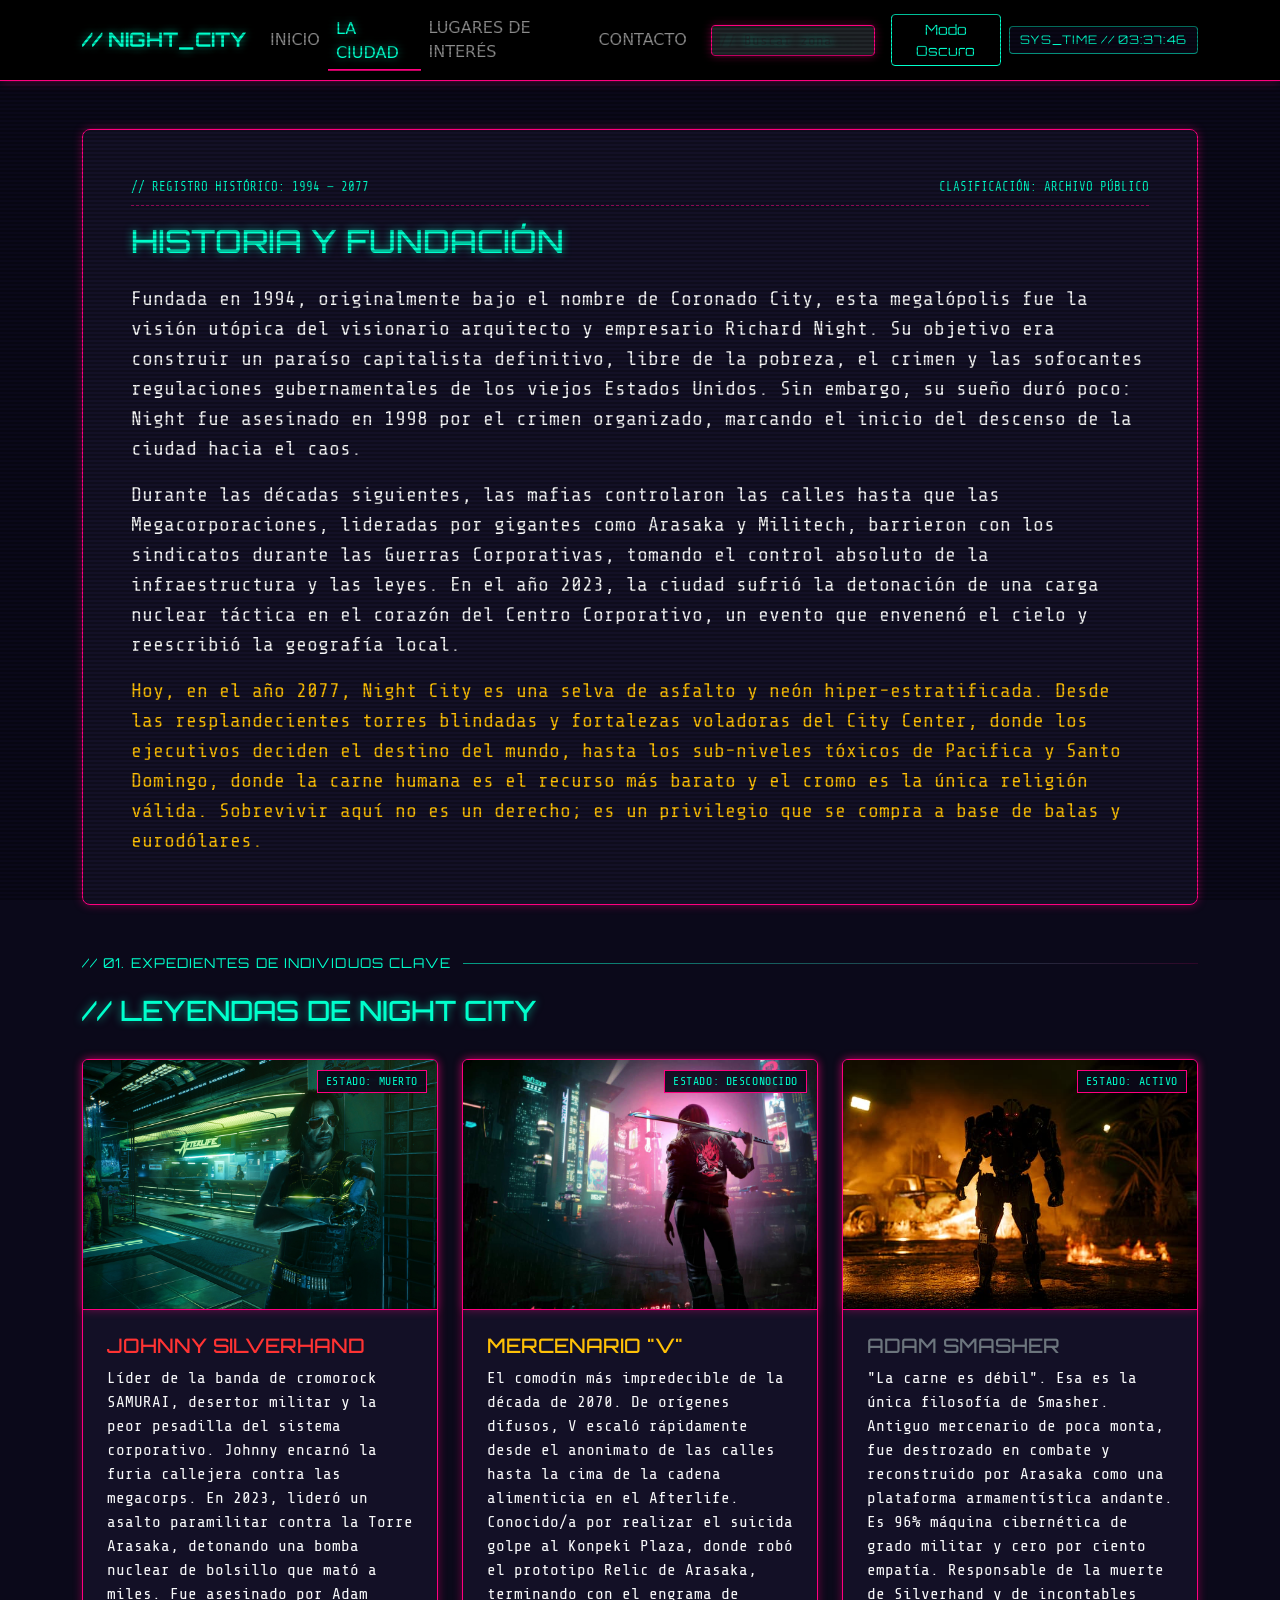
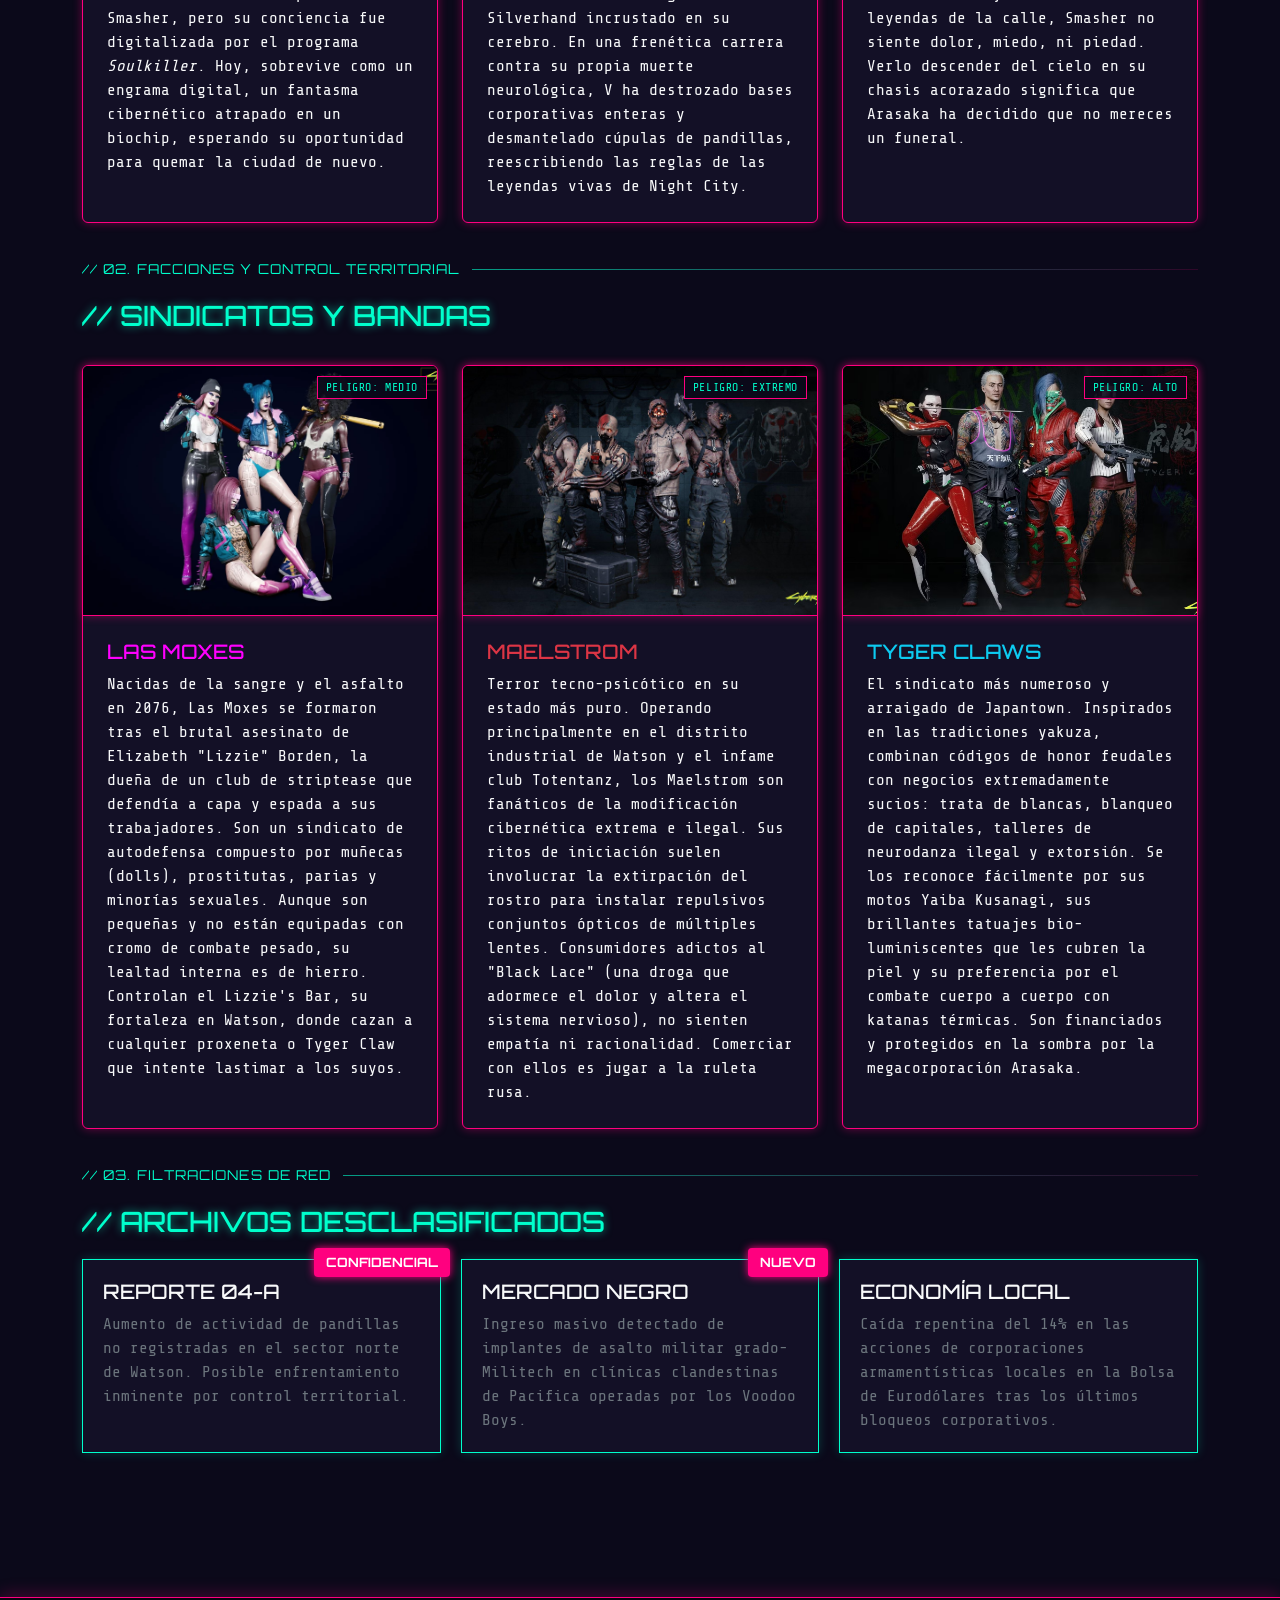
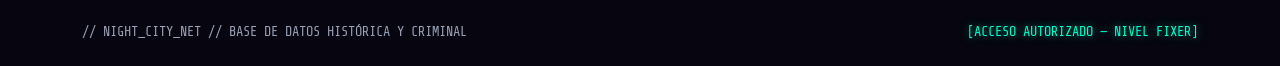
<file: ciudad.html>
<!DOCTYPE html>
<html lang="es">
<head>
    <meta charset="UTF-8">
    <meta name="viewport" content="width=device-width, initial-scale=1.0">
    <title>Night City Guide - La Ciudad</title>
    <link href="https://cdn.jsdelivr.net/npm/bootstrap@5.3.3/dist/css/bootstrap.min.css" rel="stylesheet">
    <link href="https://fonts.googleapis.com/css2?family=Orbitron:wght@400;700;900&family=Share+Tech+Mono&display=swap" rel="stylesheet">
    <link rel="stylesheet" href="css/estilos.css">
</head>
<body class="bg-dark text-light cyberpunk-body">
    <div class="scanline"></div>
    <canvas id="matrix-bg" aria-hidden="true"></canvas>

    <nav class="navbar navbar-expand-lg navbar-dark bg-black border-bottom border-neon">
        <div class="container">
            <a class="navbar-brand font-orbitron text-neon fw-bold efecto-glitch" href="index.html">// NIGHT_CITY</a>
            <button class="navbar-toggler border-neon" type="button" data-bs-toggle="collapse" data-bs-target="#navbarNav">
                <span class="navbar-toggler-icon"></span>
            </button>
            <div class="collapse navbar-collapse justify-content-end" id="navbarNav">
                <ul class="navbar-nav align-items-center">
                    <li class="nav-item"><a class="nav-link" href="index.html">INICIO</a></li>
                    <li class="nav-item"><a class="nav-link active" href="ciudad.html">LA CIUDAD</a></li>
                    <li class="nav-item"><a class="nav-link" href="lugares.html">LUGARES DE INTERÉS</a></li>
                    <li class="nav-item"><a class="nav-link" href="contacto.html">CONTACTO</a></li>
                    <li class="nav-item ms-lg-3 mt-2 mt-lg-0 position-relative">
                        <input type="text" id="buscador-nav" class="form-control form-control-sm bg-dark text-neon border-neon text-mono" placeholder="// Buscar zona...">
                        <div id="menu-busqueda-nav" class="position-absolute end-0 mt-1 p-2 bg-black border border-neon rounded shadow-neon" style="display: none; min-width: 260px; z-index: 2000;"></div>
                    </li>
                    <li class="nav-item ms-lg-3 mt-2 mt-lg-0">
                        <button id="btn-modo" class="btn btn-outline-neon btn-sm font-orbitron">Modo Oscuro</button>
                    </li>
                    <li class="nav-item ms-lg-2 mt-2 mt-lg-0">
                        <span id="reloj-hud" class="hud-clock font-orbitron">SYS_TIME // --:--:--</span>
                    </li>
                </ul>
            </div>
        </div>
    </nav>

    <main class="container py-5">

        <div class="p-4 p-md-5 mb-5 bg-cyber-dark border border-neon rounded-3 shadow-neon">
            <div class="hud-meta-bar">
                <span>// REGISTRO HISTÓRICO: 1994 — 2077</span>
                <span>CLASIFICACIÓN: ARCHIVO PÚBLICO</span>
            </div>

            <h2 class="font-orbitron text-neon mb-4">HISTORIA Y FUNDACIÓN</h2>
            <p class="text-mono fs-5">
                Fundada en 1994, originalmente bajo el nombre de Coronado City, esta megalópolis fue la visión utópica del visionario arquitecto y empresario Richard Night. Su objetivo era construir un paraíso capitalista definitivo, libre de la pobreza, el crimen y las sofocantes regulaciones gubernamentales de los viejos Estados Unidos. Sin embargo, su sueño duró poco: Night fue asesinado en 1998 por el crimen organizado, marcando el inicio del descenso de la ciudad hacia el caos.
            </p>
            <p class="text-mono fs-5">
                Durante las décadas siguientes, las mafias controlaron las calles hasta que las Megacorporaciones, lideradas por gigantes como Arasaka y Militech, barrieron con los sindicatos durante las Guerras Corporativas, tomando el control absoluto de la infraestructura y las leyes. En el año 2023, la ciudad sufrió la detonación de una carga nuclear táctica en el corazón del Centro Corporativo, un evento que envenenó el cielo y reescribió la geografía local.
            </p>
            <p class="text-mono fs-5 text-warning mb-0">
                Hoy, en el año 2077, Night City es una selva de asfalto y neón hiper-estratificada. Desde las resplandecientes torres blindadas y fortalezas voladoras del City Center, donde los ejecutivos deciden el destino del mundo, hasta los sub-niveles tóxicos de Pacifica y Santo Domingo, donde la carne humana es el recurso más barato y el cromo es la única religión válida. Sobrevivir aquí no es un derecho; es un privilegio que se compra a base de balas y eurodólares.
            </p>
        </div>

        <div class="seccion-divisor">
            <span>// 01. EXPEDIENTES DE INDIVIDUOS CLAVE</span>
        </div>

        <h3 class="font-orbitron text-neon efecto-glitch">// LEYENDAS DE NIGHT CITY</h3>
        <div class="row g-4 mt-2">

            <div class="col-md-4">
                <div class="card bg-cyber-dark border-neon h-100 shadow-neon">
                    <span class="hud-card-tag">ESTADO: MUERTO</span>
                    <img src="img/JohnnySilverhand.jpg" class="card-img-top border-bottom border-neon" alt="Johnny Silverhand" style="height: 250px; object-fit: cover;">
                    <div class="card-body d-flex flex-column p-4">
                        <h5 class="card-title font-orbitron" style="color: #ff3333;">JOHNNY SILVERHAND</h5>
                        <p class="card-text text-mono text-light flex-grow-1">
                            Líder de la banda de cromorock SAMURAI, desertor militar y la peor pesadilla del sistema corporativo. Johnny encarnó la furia callejera contra las megacorps. En 2023, lideró un asalto paramilitar contra la Torre Arasaka, detonando una bomba nuclear de bolsillo que mató a miles. Fue asesinado por Adam Smasher, pero su conciencia fue digitalizada por el programa <em>Soulkiller</em>. Hoy, sobrevive como un engrama digital, un fantasma cibernético atrapado en un biochip, esperando su oportunidad para quemar la ciudad de nuevo.
                        </p>
                    </div>
                </div>
            </div>

            <div class="col-md-4">
                <div class="card bg-cyber-dark border-neon h-100 shadow-neon">
                    <span class="hud-card-tag">ESTADO: DESCONOCIDO</span>
                    <img src="img/V_Cyberpunk.jpg" class="card-img-top border-bottom border-neon" alt="Mercenario V" style="height: 250px; object-fit: cover;">
                    <div class="card-body d-flex flex-column p-4">
                        <h5 class="card-title font-orbitron text-warning">MERCENARIO "V"</h5>
                        <p class="card-text text-mono text-light flex-grow-1">
                            El comodín más impredecible de la década de 2070. De orígenes difusos, V escaló rápidamente desde el anonimato de las calles hasta la cima de la cadena alimenticia en el Afterlife. Conocido/a por realizar el suicida golpe al Konpeki Plaza, donde robó el prototipo Relic de Arasaka, terminando con el engrama de Silverhand incrustado en su cerebro. En una frenética carrera contra su propia muerte neurológica, V ha destrozado bases corporativas enteras y desmantelado cúpulas de pandillas, reescribiendo las reglas de las leyendas vivas de Night City.
                        </p>
                    </div>
                </div>
            </div>

            <div class="col-md-4">
                <div class="card bg-cyber-dark border-neon h-100 shadow-neon">
                    <span class="hud-card-tag">ESTADO: ACTIVO</span>
                    <img src="img/AdamSmasher.jpg" class="card-img-top border-bottom border-neon" alt="Adam Smasher" style="height: 250px; object-fit: cover;">
                    <div class="card-body d-flex flex-column p-4">
                        <h5 class="card-title font-orbitron text-secondary">ADAM SMASHER</h5>
                        <p class="card-text text-mono text-light flex-grow-1">
                            "La carne es débil". Esa es la única filosofía de Smasher. Antiguo mercenario de poca monta, fue destrozado en combate y reconstruido por Arasaka como una plataforma armamentística andante. Es 96% máquina cibernética de grado militar y cero por ciento empatía. Responsable de la muerte de Silverhand y de incontables leyendas de la calle, Smasher no siente dolor, miedo, ni piedad. Verlo descender del cielo en su chasis acorazado significa que Arasaka ha decidido que no mereces un funeral.
                        </p>
                    </div>
                </div>
            </div>

        </div>

        <div class="seccion-divisor">
            <span>// 02. FACCIONES Y CONTROL TERRITORIAL</span>
        </div>

        <h3 class="font-orbitron text-neon efecto-glitch">// SINDICATOS Y BANDAS</h3>
        <div class="row g-4 mt-2">

            <div class="col-md-4">
                <div class="card bg-cyber-dark border-neon h-100 shadow-neon">
                    <span class="hud-card-tag">PELIGRO: MEDIO</span>
                    <img src="img/Moxes.jpg" class="card-img-top border-bottom border-neon" alt="Las Moxes" style="height: 250px; object-fit: cover;">
                    <div class="card-body d-flex flex-column p-4">
                        <h5 class="card-title font-orbitron" style="color: #ff00ff;">LAS MOXES</h5>
                        <p class="card-text text-mono text-light flex-grow-1">
                            Nacidas de la sangre y el asfalto en 2076, Las Moxes se formaron tras el brutal asesinato de Elizabeth "Lizzie" Borden, la dueña de un club de striptease que defendía a capa y espada a sus trabajadores. Son un sindicato de autodefensa compuesto por muñecas (dolls), prostitutas, parias y minorías sexuales. Aunque son pequeñas y no están equipadas con cromo de combate pesado, su lealtad interna es de hierro. Controlan el Lizzie's Bar, su fortaleza en Watson, donde cazan a cualquier proxeneta o Tyger Claw que intente lastimar a los suyos.
                        </p>
                    </div>
                </div>
            </div>

            <div class="col-md-4">
                <div class="card bg-cyber-dark border-neon h-100 shadow-neon">
                    <span class="hud-card-tag">PELIGRO: EXTREMO</span>
                    <img src="img/Maelstrom.jpg" class="card-img-top border-bottom border-neon" alt="Maelstrom" style="height: 250px; object-fit: cover;">
                    <div class="card-body d-flex flex-column p-4">
                        <h5 class="card-title font-orbitron text-danger">MAELSTROM</h5>
                        <p class="card-text text-mono text-light flex-grow-1">
                            Terror tecno-psicótico en su estado más puro. Operando principalmente en el distrito industrial de Watson y el infame club Totentanz, los Maelstrom son fanáticos de la modificación cibernética extrema e ilegal. Sus ritos de iniciación suelen involucrar la extirpación del rostro para instalar repulsivos conjuntos ópticos de múltiples lentes. Consumidores adictos al "Black Lace" (una droga que adormece el dolor y altera el sistema nervioso), no sienten empatía ni racionalidad. Comerciar con ellos es jugar a la ruleta rusa.
                        </p>
                    </div>
                </div>
            </div>

            <div class="col-md-4">
                <div class="card bg-cyber-dark border-neon h-100 shadow-neon">
                    <span class="hud-card-tag">PELIGRO: ALTO</span>
                    <img src="img/TygerClaws.jpg" class="card-img-top border-bottom border-neon" alt="Tyger Claws" style="height: 250px; object-fit: cover;">
                    <div class="card-body d-flex flex-column p-4">
                        <h5 class="card-title font-orbitron text-info">TYGER CLAWS</h5>
                        <p class="card-text text-mono text-light flex-grow-1">
                            El sindicato más numeroso y arraigado de Japantown. Inspirados en las tradiciones yakuza, combinan códigos de honor feudales con negocios extremadamente sucios: trata de blancas, blanqueo de capitales, talleres de neurodanza ilegal y extorsión. Se los reconoce fácilmente por sus motos Yaiba Kusanagi, sus brillantes tatuajes bio-luminiscentes que les cubren la piel y su preferencia por el combate cuerpo a cuerpo con katanas térmicas. Son financiados y protegidos en la sombra por la megacorporación Arasaka.
                        </p>
                    </div>
                </div>
            </div>

        </div>

        <div class="seccion-divisor">
            <span>// 03. FILTRACIONES DE RED</span>
        </div>

        <h3 class="font-orbitron text-neon efecto-glitch">// ARCHIVOS DESCLASIFICADOS</h3>
        <div class="flex-container-custom mb-5">
            <div class="flex-item-custom posicion-relativa">
                <span class="badge-cyber">CONFIDENCIAL</span>
                <h5 class="font-orbitron text-light">REPORTE 04-A</h5>
                <p class="text-mono text-secondary mb-0">Aumento de actividad de pandillas no registradas en el sector norte de Watson. Posible enfrentamiento inminente por control territorial.</p>
            </div>
            <div class="flex-item-custom posicion-relativa">
                <span class="badge-cyber">NUEVO</span>
                <h5 class="font-orbitron text-light">MERCADO NEGRO</h5>
                <p class="text-mono text-secondary mb-0">Ingreso masivo detectado de implantes de asalto militar grado-Militech en clínicas clandestinas de Pacifica operadas por los Voodoo Boys.</p>
            </div>
            <div class="flex-item-custom">
                <h5 class="font-orbitron text-light">ECONOMÍA LOCAL</h5>
                <p class="text-mono text-secondary mb-0">Caída repentina del 14% en las acciones de corporaciones armamentísticas locales en la Bolsa de Eurodólares tras los últimos bloqueos corporativos.</p>
            </div>
        </div>
    </main>

    <footer class="cyber-footer py-4 mt-5">
        <div class="container d-flex flex-column flex-md-row justify-content-between align-items-center gap-2">
            <span>// NIGHT_CITY_NET // BASE DE DATOS HISTÓRICA Y CRIMINAL</span>
            <span class="text-neon">[ACCESO AUTORIZADO — NIVEL FIXER]</span>
        </div>
    </footer>

    <script src="https://cdn.jsdelivr.net/npm/bootstrap@5.3.3/dist/js/bootstrap.bundle.min.js"></script>
    <script src="js/main.js"></script>
</body>
</html>
</file>
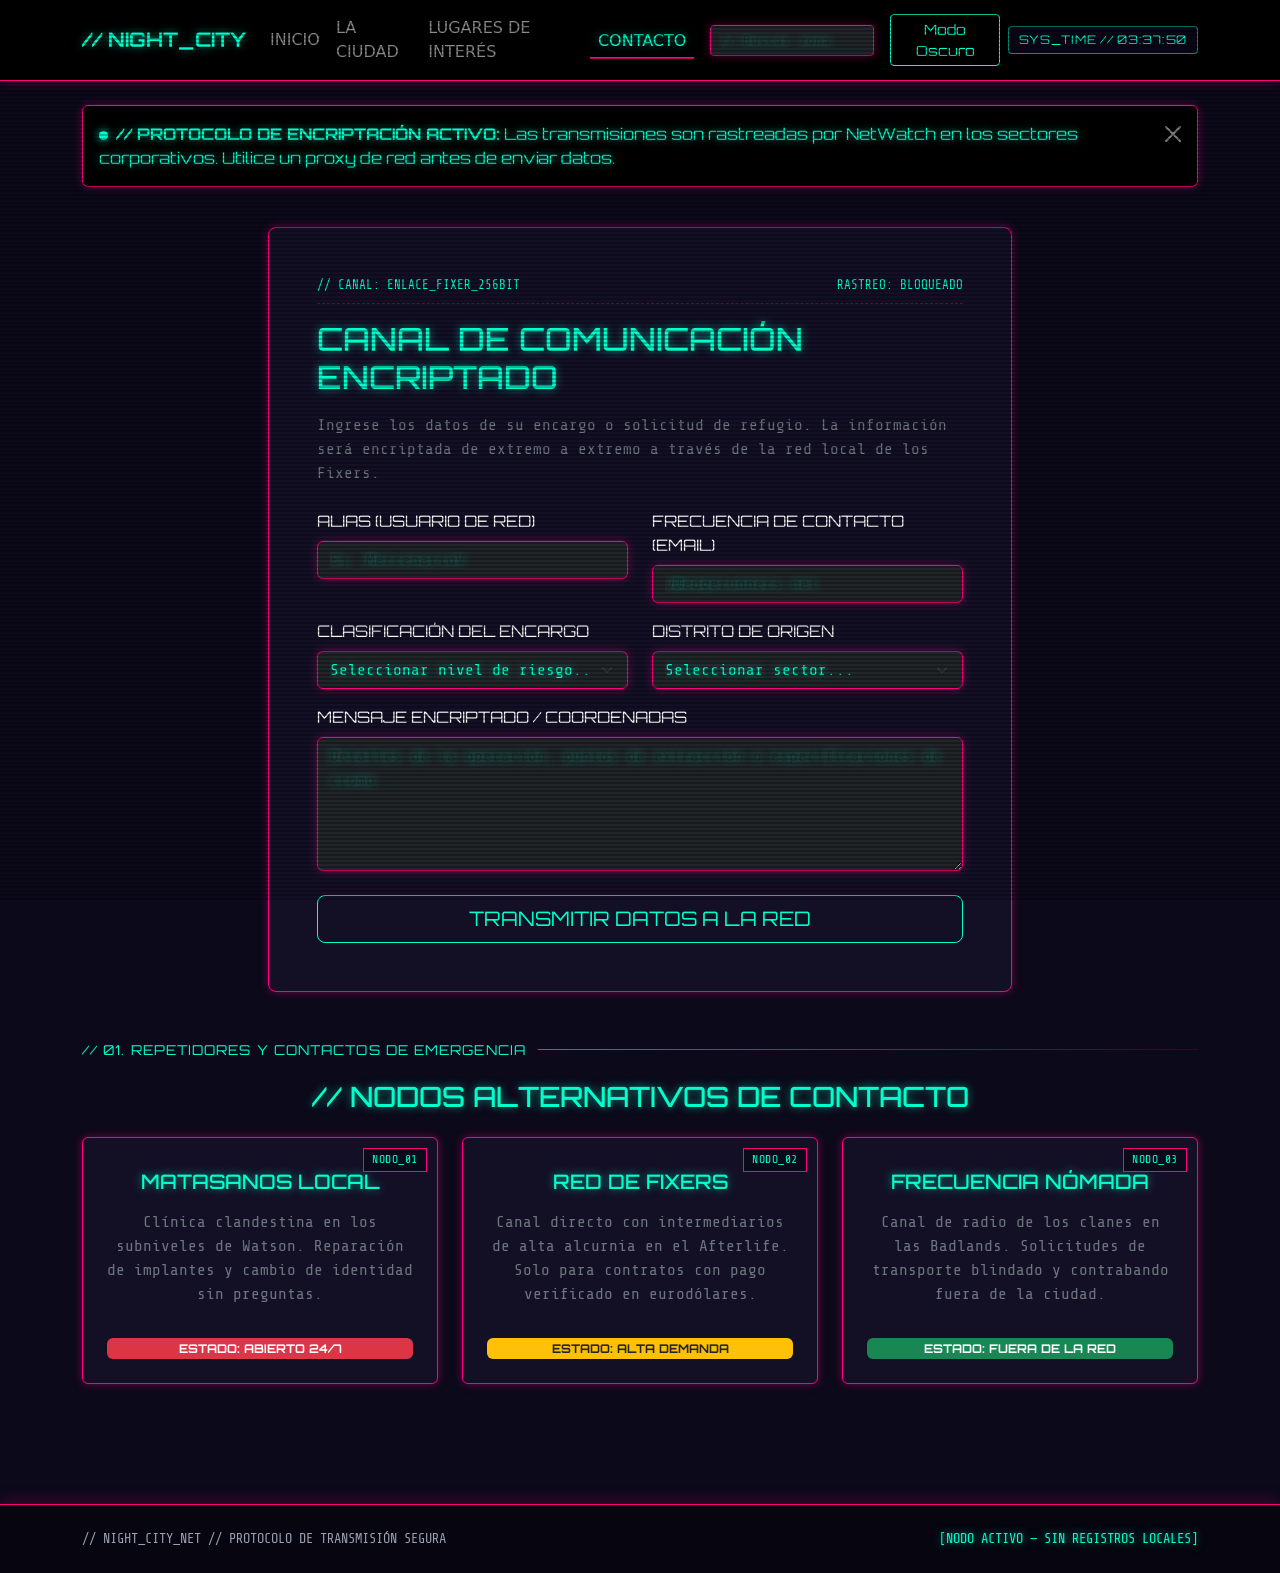
<file: contacto.html>
<!DOCTYPE html>
<html lang="es">
<head>
    <meta charset="UTF-8">
    <meta name="viewport" content="width=device-width, initial-scale=1.0">
    <title>Night City Guide - Contacto</title>
    <link href="https://cdn.jsdelivr.net/npm/bootstrap@5.3.3/dist/css/bootstrap.min.css" rel="stylesheet">
    <link href="https://fonts.googleapis.com/css2?family=Orbitron:wght@400;700;900&family=Share+Tech+Mono&display=swap" rel="stylesheet">
    <link rel="stylesheet" href="css/estilos.css">
</head>
<body class="bg-dark text-light cyberpunk-body">
    <div class="scanline"></div>
    <canvas id="matrix-bg" aria-hidden="true"></canvas>

    <nav class="navbar navbar-expand-lg navbar-dark bg-black border-bottom border-neon">
        <div class="container">
            <a class="navbar-brand font-orbitron text-neon fw-bold efecto-glitch" href="index.html">// NIGHT_CITY</a>
            <button class="navbar-toggler border-neon" type="button" data-bs-toggle="collapse" data-bs-target="#navbarNav">
                <span class="navbar-toggler-icon"></span>
            </button>
            <div class="collapse navbar-collapse justify-content-end" id="navbarNav">
                <ul class="navbar-nav align-items-center">
                    <li class="nav-item"><a class="nav-link" href="index.html">INICIO</a></li>
                    <li class="nav-item"><a class="nav-link" href="ciudad.html">LA CIUDAD</a></li>
                    <li class="nav-item"><a class="nav-link" href="lugares.html">LUGARES DE INTERÉS</a></li>
                    <li class="nav-item"><a class="nav-link active" href="contacto.html">CONTACTO</a></li>
                    <li class="nav-item ms-lg-3 mt-2 mt-lg-0 position-relative">
                        <input type="text" id="buscador-nav" class="form-control form-control-sm bg-dark text-neon border-neon text-mono" placeholder="// Buscar zona...">
                        <div id="menu-busqueda-nav" class="position-absolute end-0 mt-1 p-2 bg-black border border-neon rounded shadow-neon" style="display: none; min-width: 260px; z-index: 2000;"></div>
                    </li>
                    <li class="nav-item ms-lg-3 mt-2 mt-lg-0">
                        <button id="btn-modo" class="btn btn-outline-neon btn-sm font-orbitron">Modo Oscuro</button>
                    </li>
                    <li class="nav-item ms-lg-2 mt-2 mt-lg-0">
                        <span id="reloj-hud" class="hud-clock font-orbitron">SYS_TIME // --:--:--</span>
                    </li>
                </ul>
            </div>
        </div>
    </nav>

    <div class="container mt-4">
        <div class="alert bg-black border border-neon text-neon font-orbitron alert-dismissible fade show shadow-neon" role="alert">
            <span class="alerta-dot alerta-dot-cyan"></span><strong class="efecto-glitch">// PROTOCOLO DE ENCRIPTACIÓN ACTIVO:</strong> Las transmisiones son rastreadas por NetWatch en los sectores corporativos. Utilice un proxy de red antes de enviar datos.
            <button type="button" class="btn-close btn-close-white" data-bs-dismiss="alert" aria-label="Close"></button>
        </div>
    </div>

    <main class="container py-4">

        <div class="col-lg-8 mx-auto p-4 p-md-5 bg-cyber-dark border border-neon rounded-3 shadow-neon mb-5">
            <div class="hud-meta-bar">
                <span>// CANAL: ENLACE_FIXER_256BIT</span>
                <span>RASTREO: BLOQUEADO</span>
            </div>

            <h2 class="font-orbitron text-neon mb-3 efecto-glitch">CANAL DE COMUNICACIÓN ENCRIPTADO</h2>
            <p class="text-mono text-secondary mb-4">Ingrese los datos de su encargo o solicitud de refugio. La información será encriptada de extremo a extremo a través de la red local de los Fixers.</p>

            <form>
                <div class="row">
                    <div class="col-md-6 mb-3">
                        <label class="form-label font-orbitron text-light">ALIAS (USUARIO DE RED)</label>
                        <input type="text" class="form-control bg-dark text-neon border-neon text-mono" placeholder="Ej: MercenarioV">
                    </div>
                    <div class="col-md-6 mb-3">
                        <label class="form-label font-orbitron text-light">FRECUENCIA DE CONTACTO (EMAIL)</label>
                        <input type="email" class="form-control bg-dark text-neon border-neon text-mono" placeholder="v@edgerunners.net">
                    </div>
                </div>

                <div class="row">
                    <div class="col-md-6 mb-3">
                        <label class="form-label font-orbitron text-light">CLASIFICACIÓN DEL ENCARGO</label>
                        <select class="form-select bg-dark text-neon border-neon text-mono">
                            <option selected>Seleccionar nivel de riesgo...</option>
                            <option value="1">Bajo (Contrabando / Datos menores)</option>
                            <option value="2">Moderado (Rescate / Extorsión)</option>
                            <option value="3">Crítico (Infiltración Corporativa / Asalto)</option>
                        </select>
                    </div>
                    <div class="col-md-6 mb-3">
                        <label class="form-label font-orbitron text-light">DISTRITO DE ORIGEN</label>
                        <select class="form-select bg-dark text-neon border-neon text-mono">
                            <option selected>Seleccionar sector...</option>
                            <option value="watson">Watson</option>
                            <option value="westbrook">Westbrook / Japantown</option>
                            <option value="citycenter">City Center</option>
                            <option value="pacifica">Pacifica</option>
                            <option value="badlands">Badlands</option>
                        </select>
                    </div>
                </div>

                <div class="mb-4">
                    <label class="form-label font-orbitron text-light">MENSAJE ENCRIPTADO / COORDENADAS</label>
                    <textarea class="form-control bg-dark text-neon border-neon text-mono" rows="5" placeholder="Detalles de la operación, puntos de extracción o especificaciones de cromo..."></textarea>
                </div>

                <button type="submit" class="btn btn-outline-neon btn-lg w-100 font-orbitron">TRANSMITIR DATOS A LA RED</button>
            </form>
        </div>

        <div class="seccion-divisor">
            <span>// 01. REPETIDORES Y CONTACTOS DE EMERGENCIA</span>
        </div>

        <!-- Canales Alternativos (Grilla de Bootstrap) -->
        <h3 class="font-orbitron text-neon mb-4 text-center efecto-glitch">// NODOS ALTERNATIVOS DE CONTACTO</h3>

        <div class="row g-4 justify-content-center mb-5">
            <div class="col-md-4">
                <div class="card bg-cyber-dark border-neon h-100 shadow-neon p-4 text-center">
                    <span class="hud-card-tag">NODO_01</span>
                    <h5 class="font-orbitron text-neon mb-3 mt-2">MATASANOS LOCAL</h5>
                    <p class="text-mono text-secondary flex-grow-1">Clínica clandestina en los subniveles de Watson. Reparación de implantes y cambio de identidad sin preguntas.</p>
                    <span class="badge bg-danger mt-3 font-orbitron">ESTADO: ABIERTO 24/7</span>
                </div>
            </div>

            <div class="col-md-4">
                <div class="card bg-cyber-dark border-neon h-100 shadow-neon p-4 text-center">
                    <span class="hud-card-tag">NODO_02</span>
                    <h5 class="font-orbitron text-neon mb-3 mt-2">RED DE FIXERS</h5>
                    <p class="text-mono text-secondary flex-grow-1">Canal directo con intermediarios de alta alcurnia en el Afterlife. Solo para contratos con pago verificado en eurodólares.</p>
                    <span class="badge bg-warning text-dark mt-3 font-orbitron">ESTADO: ALTA DEMANDA</span>
                </div>
            </div>

            <div class="col-md-4">
                <div class="card bg-cyber-dark border-neon h-100 shadow-neon p-4 text-center">
                    <span class="hud-card-tag">NODO_03</span>
                    <h5 class="font-orbitron text-neon mb-3 mt-2">FRECUENCIA NÓMADA</h5>
                    <p class="text-mono text-secondary flex-grow-1">Canal de radio de los clanes en las Badlands. Solicitudes de transporte blindado y contrabando fuera de la ciudad.</p>
                    <span class="badge bg-success mt-3 font-orbitron">ESTADO: FUERA DE LA RED</span>
                </div>
            </div>
        </div>

    </main>

    <footer class="cyber-footer py-4 mt-5">
        <div class="container d-flex flex-column flex-md-row justify-content-between align-items-center gap-2">
            <span>// NIGHT_CITY_NET // PROTOCOLO DE TRANSMISIÓN SEGURA</span>
            <span class="text-neon">[NODO ACTIVO — SIN REGISTROS LOCALES]</span>
        </div>
    </footer>

    <script src="https://cdn.jsdelivr.net/npm/bootstrap@5.3.3/dist/js/bootstrap.bundle.min.js"></script>
    <script src="js/main.js"></script>
</body>
</html>
</file>
<file: css/estilos.css>
.font-orbitron {
    font-family: 'Orbitron', sans-serif;
}

.text-mono {
    font-family: 'Share Tech Mono', monospace;
}

body.cyberpunk-body {
    background-color: #0b091a !important;
    color: #e0e0e0;
    position: relative;
    overflow-x: hidden;
}

.scanline {
    position: fixed;
    top: 0;
    left: 0;
    width: 100vw;
    height: 100vh;
    background: linear-gradient(rgba(18, 16, 16, 0) 50%, rgba(0, 0, 0, 0.25) 50%);
    background-size: 100% 4px;
    z-index: 9999;
    pointer-events: none;
}

.text-neon {
    color: #00ffcc !important;
    text-shadow: 0 0 8px rgba(0, 255, 204, 0.6);
}

.border-neon {
    border-color: #ff007f !important;
    box-shadow: 0 0 10px rgba(255, 0, 127, 0.4);
}

.bg-cyber-dark {
    background-color: #131026 !important;
}

.btn-outline-neon {
    color: #00ffcc;
    border-color: #00ffcc;
    transition: all 0.3s ease-in-out;
}

.btn-outline-neon:hover {
    background-color: #00ffcc;
    color: #0b091a;
    box-shadow: 0 0 15px #00ffcc;
}

.navbar {
    position: sticky !important;
    top: 0;
    z-index: 1000;
}

.posicion-relativa {
    position: relative;
}

.badge-cyber {
    position: absolute;
    top: -12px;
    right: -10px;
    background-color: #ff007f;
    color: #fff;
    padding: 5px 12px;
    font-family: 'Orbitron', sans-serif;
    font-size: 0.8rem;
    font-weight: bold;
    box-shadow: 0 0 8px #ff007f;
    border-radius: 4px;
}

/* FLEXBOX */
.flex-container-custom {
    display: flex;
    flex-wrap: wrap;
    gap: 20px;
    margin-top: 20px;
}

.flex-item-custom {
    flex: 1 1 300px;
    background-color: #131026;
    border: 1px solid #00ffcc;
    padding: 20px;
    box-shadow: 0 0 10px rgba(0, 255, 204, 0.2);
}

@keyframes parpadeo-neon {
    0%, 19%, 21%, 23%, 25%, 54%, 56%, 100% { opacity: 1; text-shadow: 0 0 8px #00ffcc; }
    20%, 24%, 55% { opacity: 0.4; text-shadow: none; }
}

.efecto-glitch {
    animation: parpadeo-neon 4s infinite;
}

.card {
    transition: transform 0.3s ease, box-shadow 0.3s ease;
    position: relative;
}

.card:hover {
    transform: translateY(-8px);
    box-shadow: 0 0 25px rgba(0, 255, 204, 0.6) !important;
    border-color: #00ffcc !important;
    z-index: 10;
}

/* MEJORAS VISUALES HUD / NCPD / NAVBAR */
.navbar .nav-link.active {
    color: #00ffcc !important;
    text-shadow: 0 0 8px rgba(0, 255, 204, 0.55);
    border-bottom: 2px solid #ff007f;
    padding-bottom: 4px;
}

.hud-clock {
    display: inline-block;
    padding: 4px 10px;
    font-size: 0.75rem;
    letter-spacing: 0.06em;
    color: #00ffcc;
    background-color: rgba(11, 9, 26, 0.88);
    border: 1px solid rgba(0, 255, 204, 0.55);
    border-radius: 4px;
    white-space: nowrap;
}

@keyframes pulso-alerta {
    0%, 100% {
        opacity: 1;
        transform: scale(1);
        box-shadow: 0 0 8px #ff007f;
    }
    50% {
        opacity: 0.35;
        transform: scale(0.8);
        box-shadow: 0 0 2px #ff007f;
    }
}

.alerta-dot {
    display: inline-block;
    width: 9px;
    height: 9px;
    border-radius: 50%;
    background-color: #ff007f;
    margin-right: 8px;
    vertical-align: middle;
    animation: pulso-alerta 1.5s infinite;
}

.alerta-dot-cyan {
    background-color: #00ffcc;
    box-shadow: 0 0 8px #00ffcc;
}

.hud-banner {
    position: relative;
    overflow: hidden;
    border: 1px solid rgba(0, 255, 204, 0.45);
    border-radius: 4px;
}

.hud-banner img {
    display: block;
    width: 100%;
}

.hud-tag {
    position: absolute;
    background-color: rgba(11, 9, 26, 0.88);
    color: #00ffcc;
    border: 1px solid rgba(0, 255, 204, 0.55);
    padding: 3px 8px;
    font-family: 'Share Tech Mono', monospace;
    font-size: 0.75rem;
    letter-spacing: 0.06em;
    pointer-events: none;
    z-index: 2;
}

.hud-tag-top-left {
    top: 10px;
    left: 10px;
}

.hud-tag-bottom-right {
    bottom: 10px;
    right: 10px;
    color: #ff007f;
    border-color: rgba(255, 0, 127, 0.65);
}

.hud-card-tag {
    position: absolute;
    top: 10px;
    right: 10px;
    background-color: rgba(11, 9, 26, 0.9);
    color: #00ffcc;
    border: 1px solid #ff007f;
    padding: 2px 8px;
    font-family: 'Share Tech Mono', monospace;
    font-size: 0.72rem;
    letter-spacing: 0.05em;
    z-index: 3;
}

.hud-caption {
    font-family: 'Share Tech Mono', monospace;
    font-size: 0.82rem;
    color: #00ffcc;
    letter-spacing: 0.05em;
    border-left: 3px solid #ff007f;
    padding-left: 10px;
    margin-top: 10px;
    text-align: left;
}

.seccion-divisor {
    display: flex;
    align-items: center;
    gap: 12px;
    margin: 2.25rem 0 1.25rem;
    font-family: 'Orbitron', sans-serif;
    font-size: 0.85rem;
    letter-spacing: 0.08em;
    color: #00ffcc;
}

.seccion-divisor::after {
    content: "";
    flex: 1;
    height: 1px;
    background: linear-gradient(90deg, rgba(0, 255, 204, 0.6), rgba(255, 0, 127, 0.15));
}

.hud-stats-grid {
    display: grid;
    grid-template-columns: repeat(auto-fit, minmax(170px, 1fr));
    gap: 12px;
    margin-top: 1.5rem;
    text-align: left;
}

.hud-stat-box {
    background-color: rgba(6, 5, 16, 0.85);
    border: 1px solid rgba(0, 255, 204, 0.35);
    border-left: 3px solid #ff007f;
    padding: 10px 14px;
}

.hud-stat-label {
    font-family: 'Share Tech Mono', monospace;
    font-size: 0.72rem;
    color: #9aa0b4;
    display: block;
}

.hud-stat-value {
    font-family: 'Orbitron', sans-serif;
    font-size: 0.98rem;
    color: #00ffcc;
    font-weight: 700;
}

.hud-meta-bar {
    display: flex;
    flex-wrap: wrap;
    justify-content: space-between;
    gap: 8px;
    font-family: 'Share Tech Mono', monospace;
    font-size: 0.78rem;
    color: #00ffcc;
    border-bottom: 1px dashed rgba(255, 0, 127, 0.5);
    padding-bottom: 8px;
    margin-bottom: 16px;
}

.cyber-footer {
    background-color: #060510;
    border-top: 1px solid #ff007f;
    box-shadow: 0 -4px 15px rgba(255, 0, 127, 0.2);
    font-family: 'Share Tech Mono', monospace;
    font-size: 0.85rem;
    color: #9aa0b4;
}

/* LLUVIA DE NÚMEROS */
#matrix-bg {
    position: fixed;
    top: 0;
    left: 0;
    width: 100vw;
    height: 100vh;
    z-index: 0;
    pointer-events: none;
    opacity: 0.22;
}

.navbar,
main,
footer,
.container > .alert {
    position: relative;
    z-index: 1;
}

body.oscuro #matrix-bg {
    opacity: 0.08;
}

/* MODO CLARO / ALTERNATIVO (.oscuro) */
body.oscuro {
    background-color: #f0f2f5 !important;
    color: #212529 !important;
}

body.oscuro .bg-cyber-dark {
    background-color: #ffffff !important;
    color: #212529 !important;
    border-color: #00acc1 !important;
}

body.oscuro .text-light {
    color: #212529 !important;
}

body.oscuro .text-secondary {
    color: #6c757d !important;
}

body.oscuro .card {
    background-color: #ffffff !important;
    color: #212529 !important;
}

body.oscuro .hud-tag,
body.oscuro .hud-card-tag,
body.oscuro .hud-clock {
    background-color: rgba(255, 255, 255, 0.92);
    color: #00897b;
    border-color: #00acc1;
}

body.oscuro .hud-tag-bottom-right {
    color: #c2185b;
    border-color: #c2185b;
}

body.oscuro .hud-caption,
body.oscuro .seccion-divisor,
body.oscuro .hud-stat-value,
body.oscuro .hud-meta-bar {
    color: #00897b;
}

body.oscuro .hud-stat-box,
body.oscuro .flex-item-custom {
    background-color: #ffffff;
    border-color: #00acc1;
    color: #212529;
}

body.oscuro .form-control,
body.oscuro .form-select {
    background-color: #ffffff !important;
    color: #212529 !important;
    border-color: #00acc1 !important;
}

body.oscuro .cyber-footer {
    background-color: #e9ecef;
    color: #495057;
    border-top-color: #00acc1;
}

.navbar {
    z-index: 9990 !important;
}

#menu-busqueda-nav {
    z-index: 9995 !important;
    background-color: #080614 !important;
    box-shadow: 0 0 22px rgba(255, 0, 127, 0.55), 0 0 12px rgba(0, 255, 204, 0.25) !important;
}

body.oscuro #menu-busqueda-nav {
    background-color: #ffffff !important;
    box-shadow: 0 6px 20px rgba(0, 0, 0, 0.2) !important;
}
</file>
